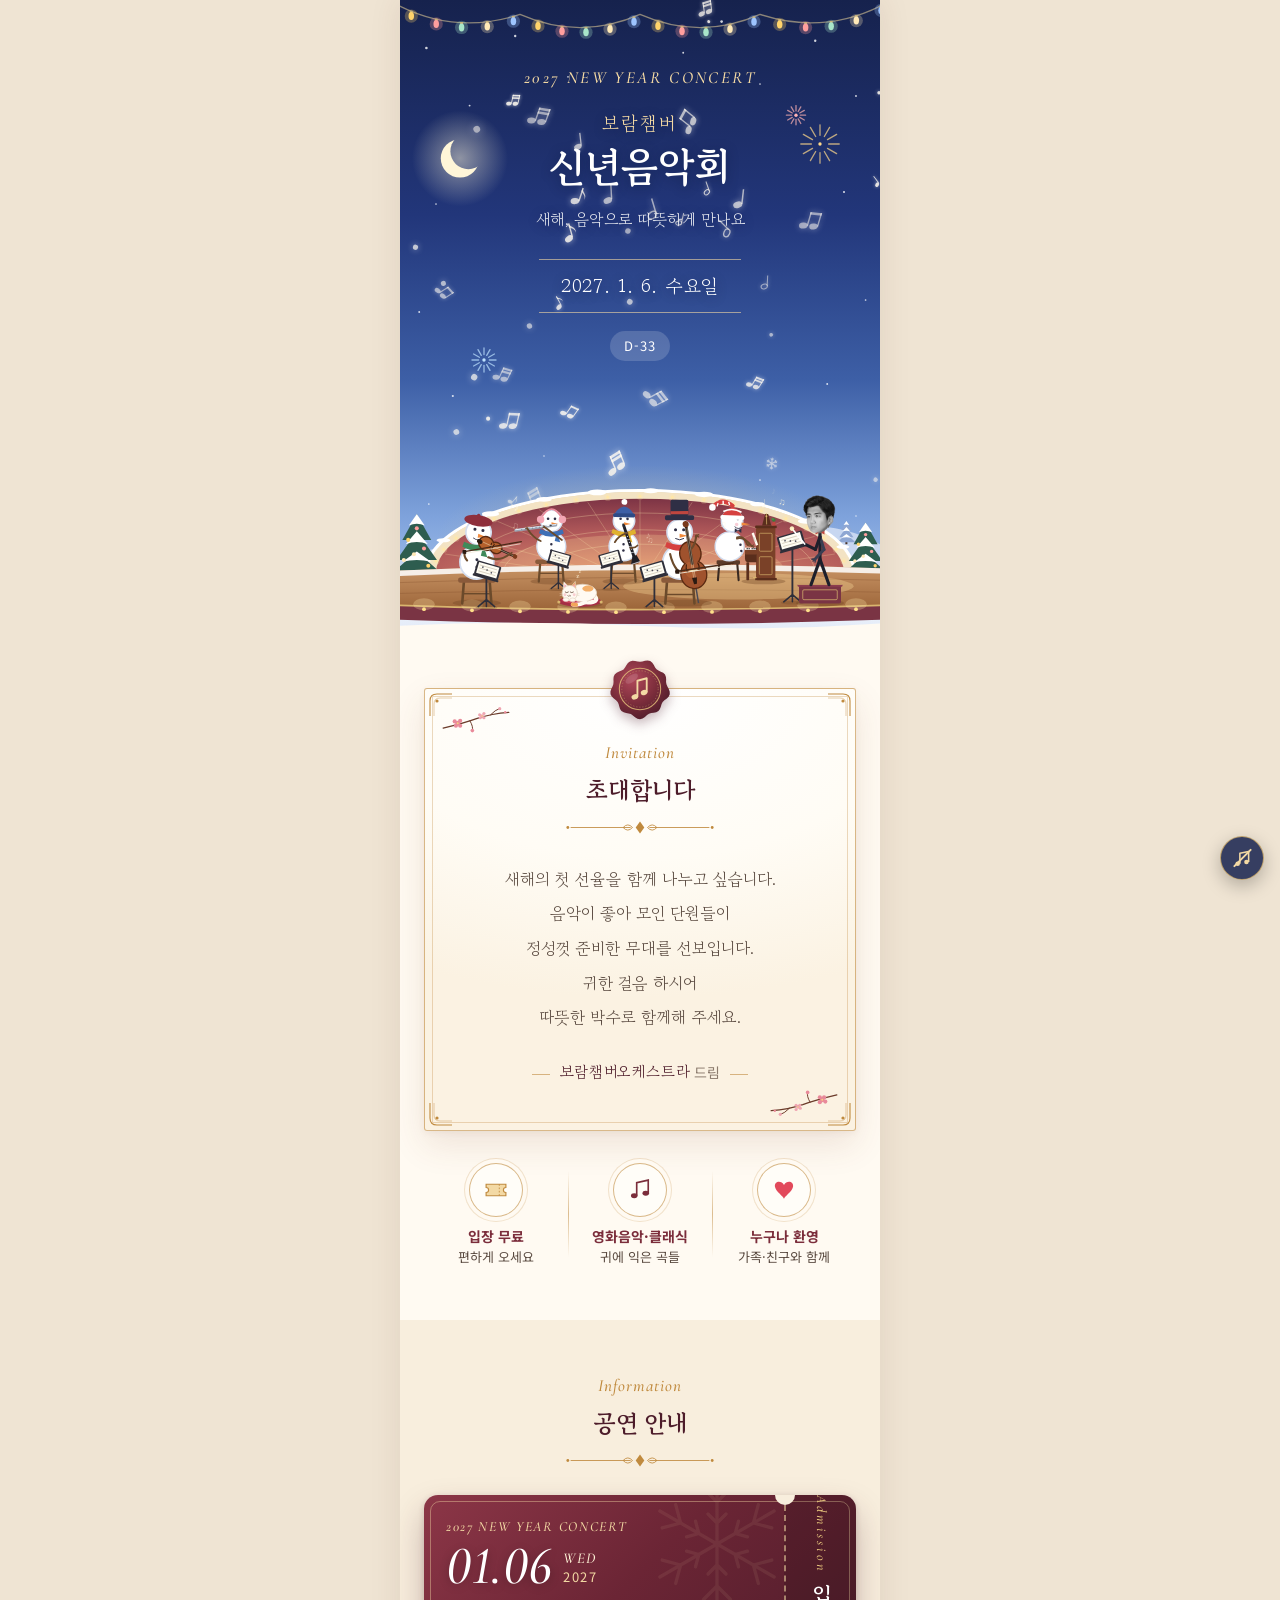
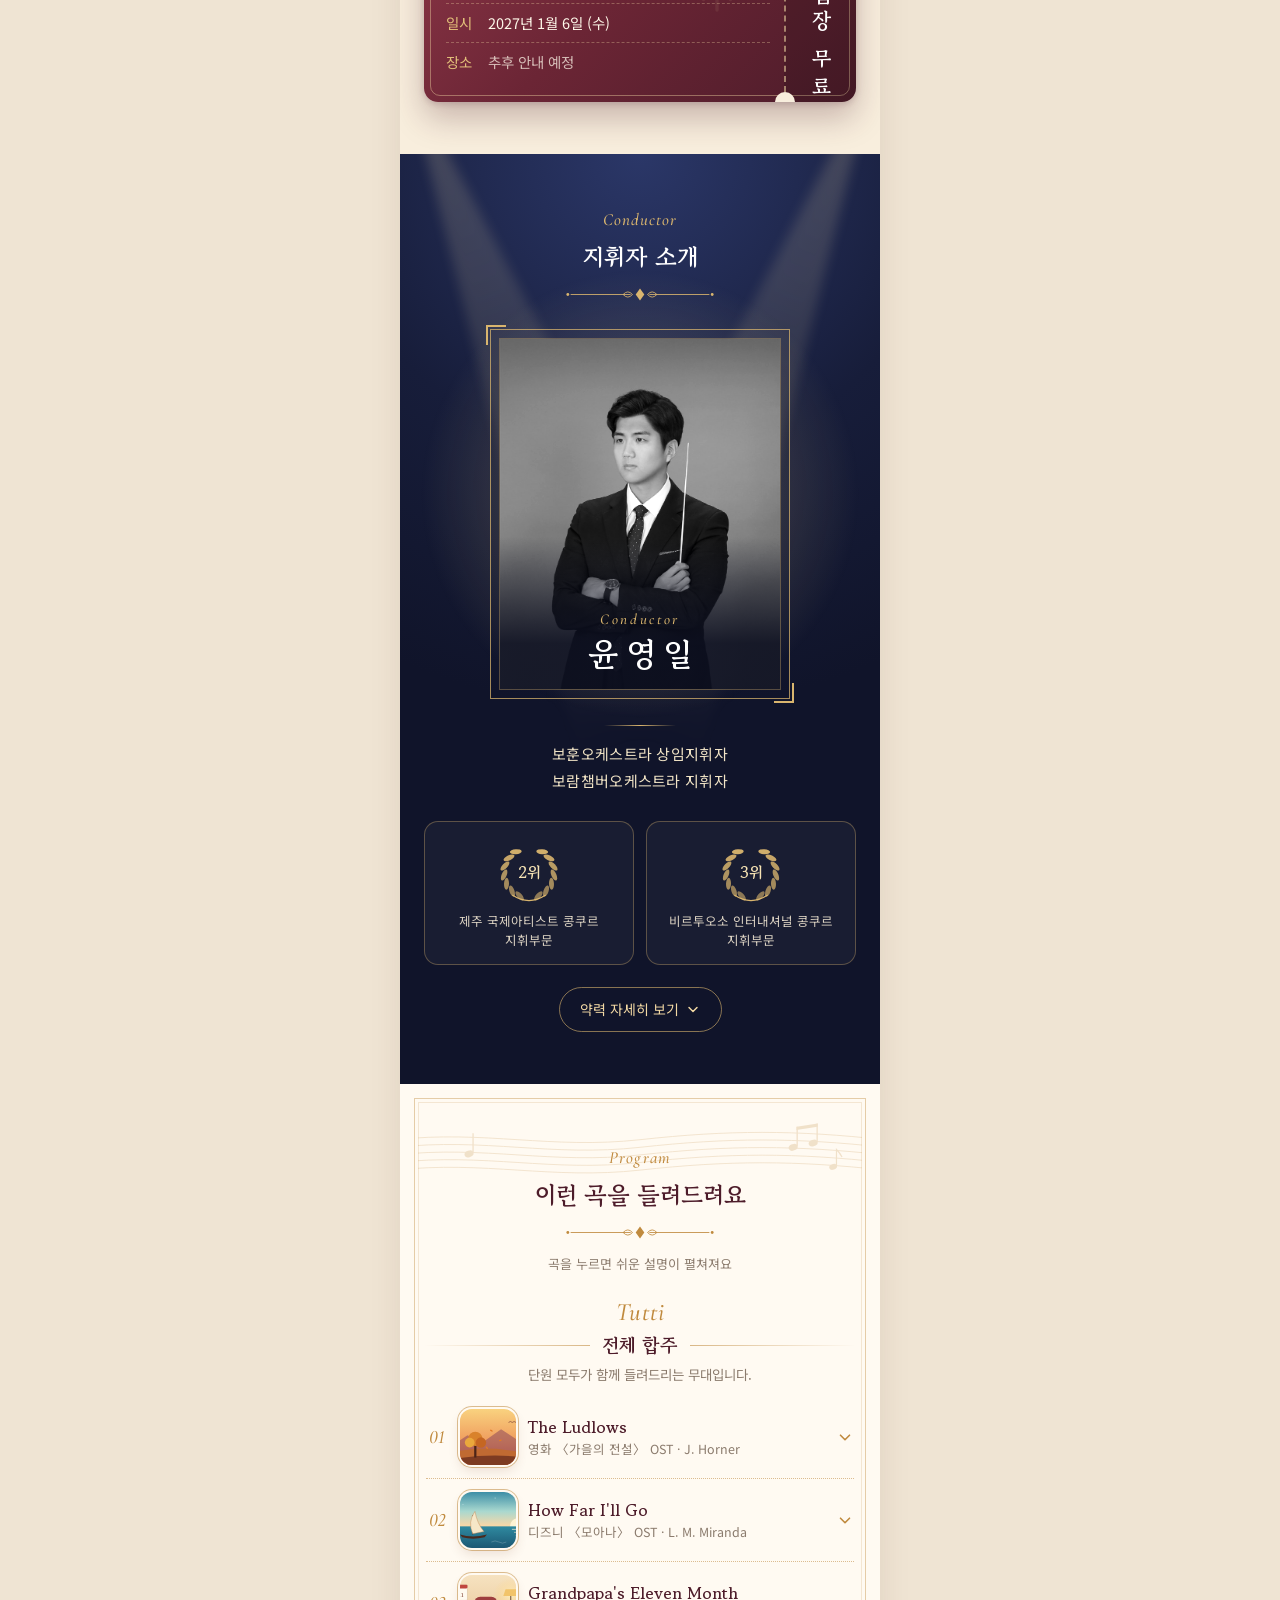
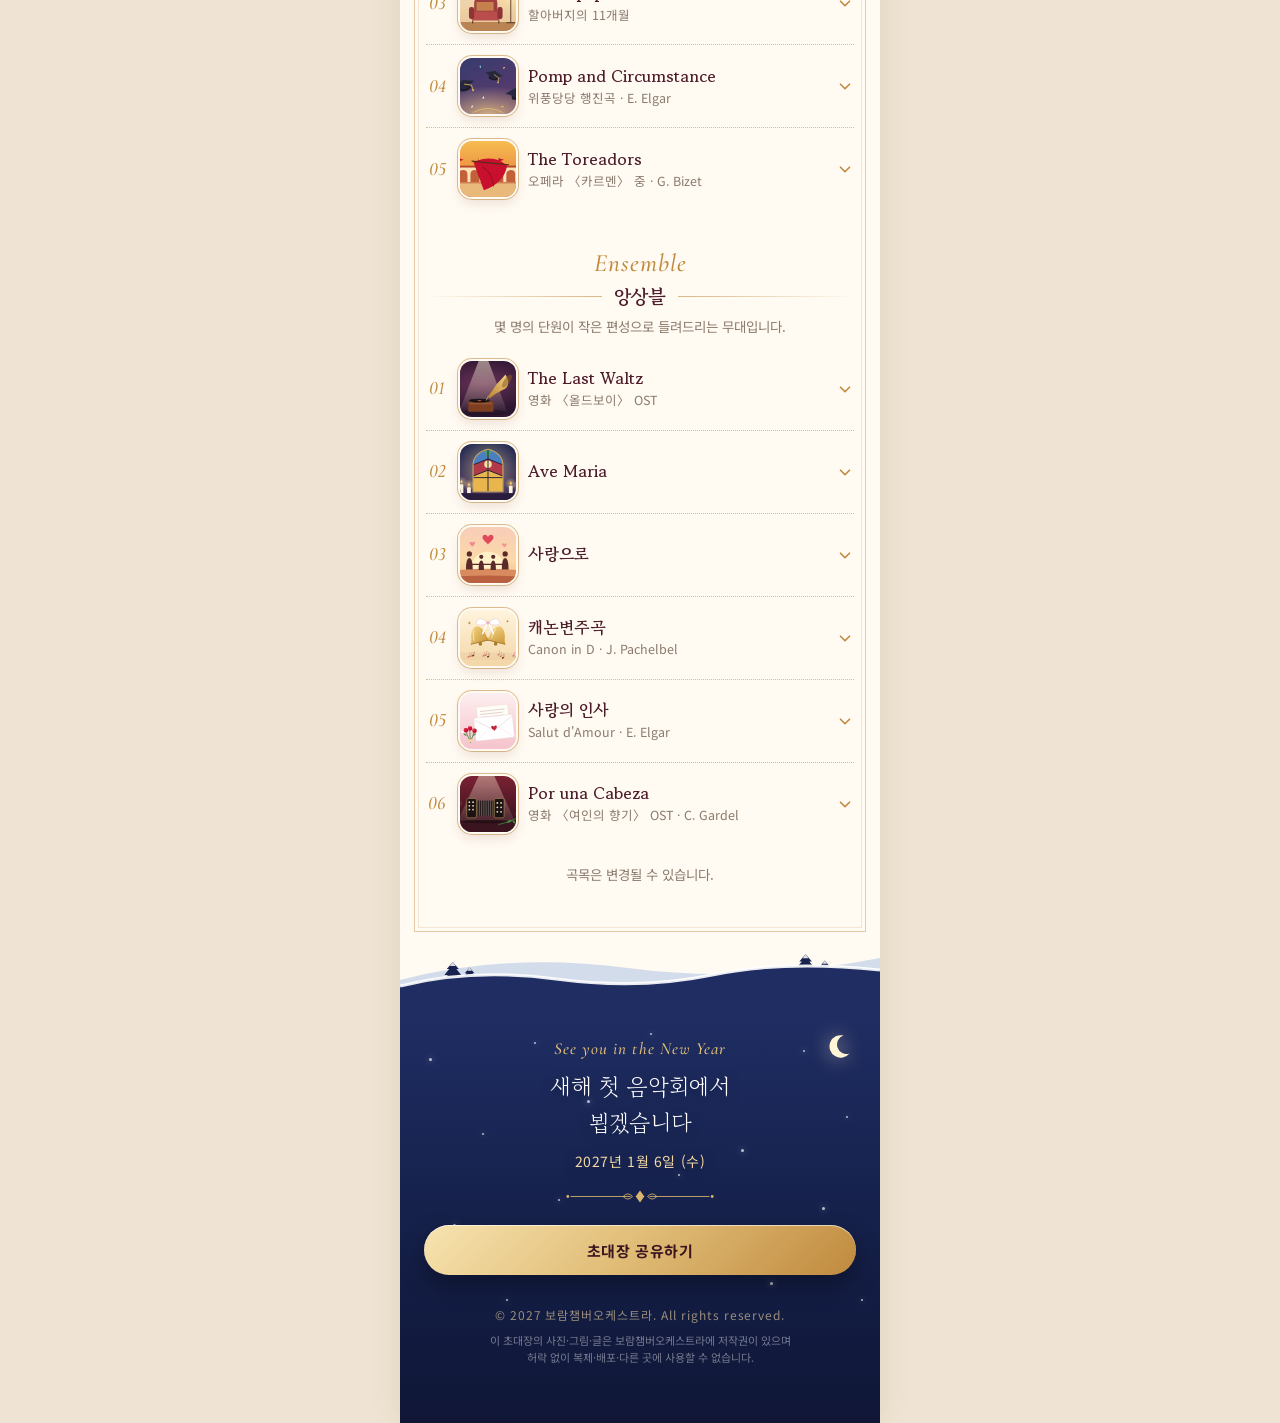
<file: index.html>
<!doctype html>
<html lang="ko">
<head>
<meta charset="utf-8">
<meta name="viewport" content="width=device-width, initial-scale=1, viewport-fit=cover">
<title>보람챔버 신년음악회</title>
<meta name="description" content="2027년 1월 6일(수) · 보람챔버오케스트라 신년음악회에 초대합니다.">
<!-- 카카오톡·문자 미리보기 (내용이 바뀌면 여기도 함께 고칩니다) -->
<meta property="og:type" content="website">
<meta property="og:title" content="보람챔버 신년음악회">
<meta property="og:description" content="2027년 1월 6일(수) · 보람챔버오케스트라가 초대합니다.">
<meta property="og:url" content="https://boramchamber.github.io/2027-new-year/">
<meta property="og:image" content="https://boramchamber.github.io/2027-new-year/og.png?v=9">
<meta property="og:image:width" content="1200">
<meta property="og:image:height" content="630">
<meta name="theme-color" content="#16224d">
<!-- 검색엔진·이미지 검색에 올리지 않음 (초대받은 사람만 링크로 보게) -->
<meta name="robots" content="noindex, nofollow, noimageindex, noarchive">
<meta name="copyright" content="© 2027 보람챔버오케스트라. All rights reserved.">
<script>
  // 다른 사이트가 이 초대장을 자기 페이지 안에 끼워 넣으면 원래 주소로 튕겨 나가게 함
  try { if (window.top !== window.self && window.top.location.hostname !== location.hostname) throw 0; }
  catch (e) { window.top.location = location.href; }
</script>
<link rel="preconnect" href="https://fonts.googleapis.com">
<link rel="preconnect" href="https://fonts.gstatic.com" crossorigin>
<link href="https://fonts.googleapis.com/css2?family=Cormorant+Garamond:ital,wght@1,500&family=Gowun+Batang:wght@400;700&family=Noto+Sans+KR:wght@400;500;700&display=swap" rel="stylesheet">
<script>
  // 휴대폰·카톡 캐시를 건너뛰고 늘 최신 파일을 받도록 주소 끝에 시각을 붙인다
  window.BUST = '?t=' + Date.now();
  document.write('<link rel="stylesheet" href="style.css' + BUST + '">');
</script>
</head>
<body>
<main class="page" id="app"></main>
<div class="toast" id="toast" role="status" aria-live="polite"></div>
<script>
  document.write('<script src="data.js' + BUST + '"><\/script>' +
                 '<script src="art.js' + BUST + '"><\/script>' +
                 '<script src="app.js' + BUST + '"><\/script>');
</script>
</body>
</html>
</file>
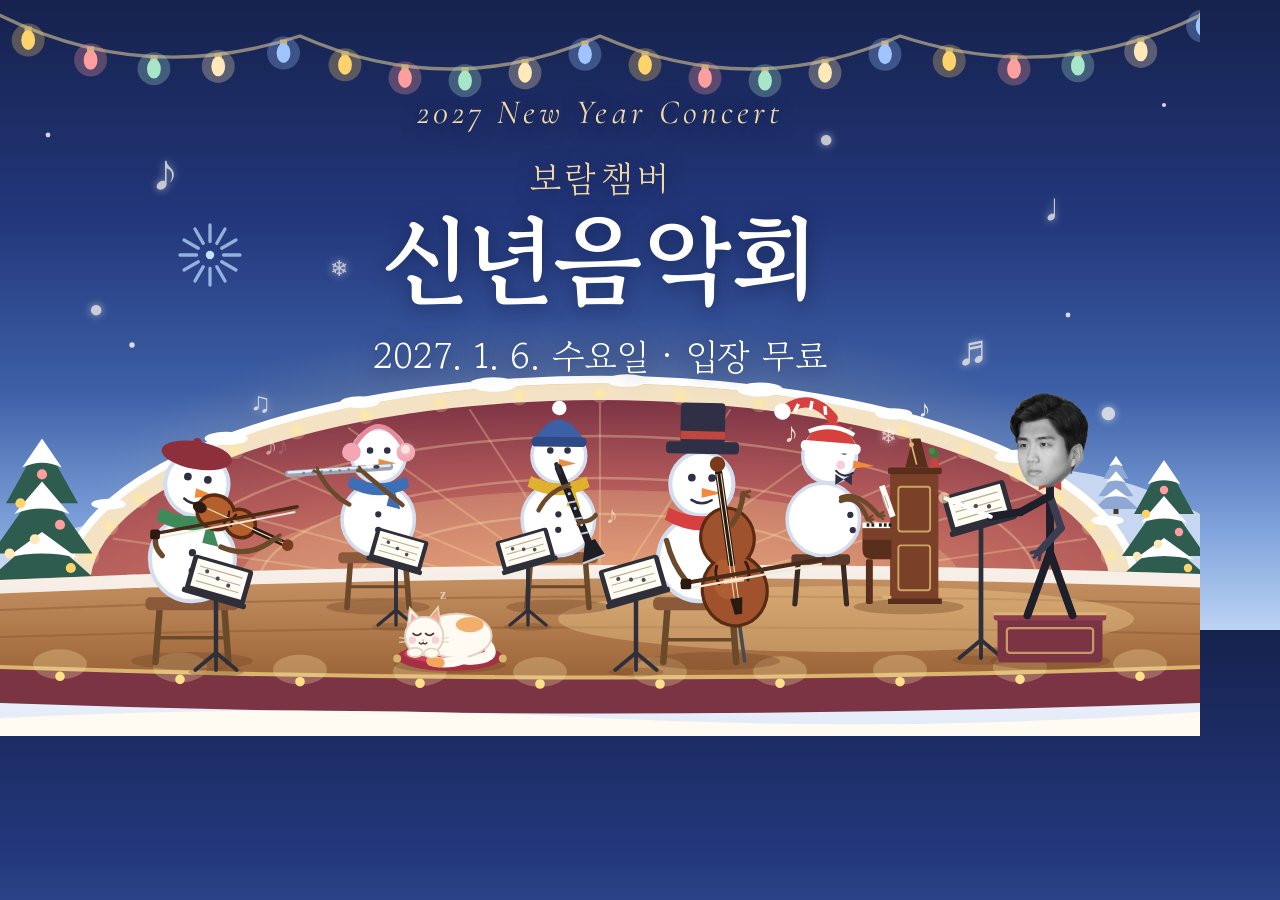
<file: tools/og.html>
<!doctype html><html><head><meta charset="utf-8">
<!-- 카톡 미리보기 그림(og.png 1200×630) 원본. 고친 뒤 CLAUDE.md 4절 명령으로 og.png 를 다시 만든다 -->
<link href="https://fonts.googleapis.com/css2?family=Cormorant+Garamond:ital,wght@1,500&family=Gowun+Batang:wght@400;700&display=swap" rel="stylesheet">
<style>
*{margin:0;padding:0;box-sizing:border-box}
body{width:1200px;height:630px;overflow:hidden;background:linear-gradient(180deg,#16224d 0%,#22367a 34%,#3d5fa6 62%,#7fa3dc 84%,#bcd3f3 100%);color:#fff;font-family:'Gowun Batang',serif;position:relative;text-align:center}
.sky,.garland,.fall{position:absolute;left:0;right:0;top:0}
.sky svg{display:block;width:1200px;height:630px}
.garland svg{display:block;width:1200px;height:auto}
.fall span{position:absolute;color:#fffaf0;opacity:.75;text-shadow:0 0 8px rgba(255,255,255,.8)}
.t{position:absolute;top:92px;left:0;right:0;text-shadow:0 3px 18px rgba(10,20,50,.5)}
.e{font-family:'Cormorant Garamond',serif;font-style:italic;font-size:34px;color:#f3d9a4;letter-spacing:.12em}
.s{font-size:36px;color:#f3d9a4;margin-top:18px;letter-spacing:.1em}
h1{font-size:96px;line-height:1.15;font-weight:700}
.d{font-size:36px;margin-top:16px}
.scene{position:absolute;left:0;right:0;bottom:-106px}
.scene svg{display:block;width:1200px;height:630px}
</style></head><body>
<div class="sky" id="sky"></div>
<div class="scene" id="s"></div>
<div class="fall">
  <span style="left:150px;top:150px;font-size:34px">♪</span><span style="left:250px;top:380px;font-size:28px">♫</span>
  <span style="left:960px;top:330px;font-size:30px">♬</span><span style="left:1040px;top:190px;font-size:26px">♩</span>
  <span style="left:330px;top:250px;font-size:22px">❄</span><span style="left:880px;top:420px;font-size:20px">❄</span>
  <span style="left:1100px;top:400px;font-size:18px">●</span><span style="left:90px;top:300px;font-size:14px">●</span>
  <span style="left:820px;top:130px;font-size:14px">●</span><span style="left:400px;top:440px;font-size:12px">●</span>
</div>
<div class="garland" id="g"></div>
<div class="t"><div class="e">2027 New Year Concert</div><div class="s">보람챔버</div><h1>신년음악회</h1><div class="d">2027. 1. 6. 수요일 · 입장 무료</div></div>
<script>window.ART_BASE = '../';</script>
<script src="../art.js"></script>
<script>
  document.getElementById('sky').innerHTML = ART.sky.replace('xMidYMin slice', 'xMidYMid slice');
  document.getElementById('s').innerHTML = ART.cover;
  document.getElementById('g').innerHTML = ART.garland;
</script>
</body></html>
</file>
<file: style.css>
/* 초대장 디자인 — 열 때마다 새로 받으므로 고치면 바로 반영됩니다 */
:root {
  --wine: #7b2d3b;
  --wine-deep: #4d1c2a;
  --gold: #c08a3e;
  --gold-soft: #f3d9a4;
  --ink: #3a2e28;
  --text: #5a4a40;
  --muted: #8b7b6d;
  --line: #ecdfcb;
  --paper: #fffaf2;
  --cream: #f8eedd;
  --outside: #efe4d3;
}
* { box-sizing: border-box; margin: 0; padding: 0; }
html { -webkit-text-size-adjust: 100%; }
body {
  background: var(--outside);
  color: var(--ink);
  font-family: 'Noto Sans KR', 'Apple SD Gothic Neo', 'Malgun Gothic', sans-serif;
  font-size: 16px;
  line-height: 1.7;
  word-break: keep-all;
}
.page {
  max-width: 480px;
  margin: 0 auto;
  background: var(--paper);
  min-height: 100vh;
  box-shadow: 0 0 30px rgba(90, 50, 30, .10);
  overflow: hidden;
}
.serif { font-family: 'Gowun Batang', 'Noto Serif KR', 'AppleMyungjo', 'Batang', serif; }
.en { font-family: 'Cormorant Garamond', Georgia, serif; font-style: italic; font-weight: 500; }

/* 표지 */
.cover {
  position: relative;
  background: linear-gradient(180deg, #16224d 0%, #22367a 34%, #3d5fa6 60%, #7fa3dc 82%, #bcd3f3 100%);
  overflow: hidden;
  color: #fff;
  text-align: center;
  padding: 64px 24px 0;
}
.cover canvas { position: absolute; inset: 0; width: 100%; height: 100%; pointer-events: none; }
.cover > *:not(canvas) { position: relative; z-index: 1; }
.cover canvas { z-index: 0; }
.cover .sky { position: absolute; inset: 0; pointer-events: none; z-index: 0; }
.cover .sky svg { display: block; width: 100%; height: 100%; }
.cover .garland { position: absolute; left: 0; right: 0; top: 0; pointer-events: none; }
.cover .garland svg { display: block; width: 100%; height: auto; }
.cover h1, .cover .tagline, .cover .when { text-shadow: 0 2px 12px rgba(10,20,50,.45); }
.cover .eyebrow { font-size: 17px; letter-spacing: .14em; color: var(--gold-soft); }
.cover h1 { margin-top: 18px; font-size: 40px; line-height: 1.3; font-weight: 700; }
.cover h1 .small { display: block; font-size: 19px; font-weight: 400; color: var(--gold-soft); letter-spacing: .1em; margin-bottom: 4px; }
.cover .tagline { margin-top: 14px; font-size: 16px; color: rgba(255,255,255,.88); }
.cover .when {
  display: inline-block; margin-top: 26px; padding: 10px 22px;
  border-top: 1px solid rgba(243,217,164,.6); border-bottom: 1px solid rgba(243,217,164,.6);
  font-size: 19px; letter-spacing: .04em;
}
.cover .when .time { display: block; font-size: 15px; color: var(--gold-soft); }
.dday {
  display: inline-block; margin-top: 18px; padding: 4px 14px;
  background: rgba(255,255,255,.16); border-radius: 999px;
  color: #fff; font-size: 13px; letter-spacing: .08em;
}
.cover .scene { display: block; width: calc(100% + 48px); margin: 20px -24px -1px; }
.cover .scene svg { display: block; width: 100%; height: auto; }

/* 본문 섹션 */
section { padding: 52px 24px; }
.sec-label { text-align: center; font-size: 17px; color: var(--gold); letter-spacing: .06em; }
.sec-title { text-align: center; font-size: 24px; font-weight: 700; margin: 2px 0 8px; color: var(--wine-deep); }
.orn { display: block; width: 150px; height: 17px; margin: 0 auto 26px; color: var(--gold); }
.stage .orn { color: #d9b56e; }

/* 금박 제목 — 평소엔 와인색, 금빛이 가끔 한 번씩 스쳐 지나감 (움직임 줄이기 설정이면 와인색 그대로) */
.foil {
  background: linear-gradient(100deg, var(--wine-deep) 0%, var(--wine-deep) 42%, #c08a3e 47%, #f7e3b0 50%, #c08a3e 53%, var(--wine-deep) 58%, var(--wine-deep) 100%);
  background-size: 300% 100%; background-position: 100% 0;
  -webkit-background-clip: text; background-clip: text; color: transparent; -webkit-text-fill-color: transparent;
}
.stage .foil { background-image: linear-gradient(100deg, #fff 0%, #fff 42%, #d9b56e 47%, #fff4d6 50%, #d9b56e 53%, #fff 58%, #fff 100%); }
.reveal.in .foil { animation: foil 7s ease-in-out .6s infinite; }
@keyframes foil { 0% { background-position: 100% 0; } 28%, 100% { background-position: 0 0; } }

/* 장식선은 가운데서 양옆으로 그어짐 */
.reveal .orn .ln { stroke-dasharray: 70; stroke-dashoffset: 70; transition: stroke-dashoffset 1.2s ease .3s; }
.reveal.in .orn .ln { stroke-dashoffset: 0; }

/* 섹션 안 요소가 차례로 나타남 (--i 순서) */
.reveal .st { opacity: 0; transform: translateY(12px); transition: opacity .8s ease, transform .8s ease; transition-delay: calc(var(--i, 0) * 110ms + .2s); }
.reveal.in .st { opacity: 1; transform: none; }
@media (prefers-reduced-motion: reduce) {
  .reveal .st { opacity: 1; transform: none; transition: none; }
  .reveal .orn .ln { stroke-dashoffset: 0; transition: none; }
  .reveal.in .foil { animation: none; }
}

/* 초대 카드 — 상아색 종이, 금색 이중 테두리, 모서리 장식, 위에 와인색 봉랍 */
.greeting { text-align: center; padding-top: 56px; }
.card {
  position: relative; padding: 50px 18px 42px; border-radius: 3px;
  background: radial-gradient(120% 70% at 50% 0%, #ffffff 0%, #fffcf5 55%, #fbf2e2 100%);
  border: 1px solid rgba(192,138,62,.6);
  box-shadow: 0 14px 34px rgba(122,62,40,.12), 0 2px 6px rgba(122,62,40,.06);
}
.card::before { content: ''; position: absolute; inset: 7px; border: 1px solid rgba(192,138,62,.32); pointer-events: none; }
.card .cn { position: absolute; width: 26px; height: 26px; color: var(--gold); }
.card .cn.tl { left: 3px; top: 3px; }
.card .cn.tr { right: 3px; top: 3px; transform: scaleX(-1); }
.card .cn.bl { left: 3px; bottom: 3px; transform: scaleY(-1); }
.card .cn.br { right: 3px; bottom: 3px; transform: scale(-1); }
.card .sprig { position: absolute; left: 14px; top: 16px; width: 74px; height: 28px; }
.card .sprig.r { left: auto; top: auto; right: 14px; bottom: 12px; transform: rotate(180deg); }
.seal {
  position: absolute; left: 50%; top: -31px; width: 62px; height: 62px; margin-left: -31px;
  filter: drop-shadow(0 5px 6px rgba(77,28,42,.32));
}
.reveal .seal { opacity: 0; transform: scale(1.7) rotate(-28deg); transition: transform .7s cubic-bezier(.2,1.5,.4,1) .35s, opacity .3s ease .35s; }
.reveal.in .seal { opacity: 1; transform: none; }
.greeting p { font-size: 16.5px; line-height: 2.1; color: var(--text); }
.greeting p .st { display: block; }
.greeting .sign { margin-top: 20px; font-size: 14px; color: var(--muted); }
.greeting .sign::before, .greeting .sign::after { content: ''; display: inline-block; width: 18px; height: 1px; background: var(--gold); opacity: .6; vertical-align: middle; margin: 0 10px; }
.greeting .sign .serif { font-size: 15.5px; color: var(--wine-deep); letter-spacing: .04em; }

/* 환영 3칸 — 상자 대신 금색 원 아이콘 + 가는 금색 칸막이 */
.welcome { display: grid; grid-template-columns: repeat(3, 1fr); margin-top: 30px; }
.welcome .w { position: relative; padding: 2px 4px; text-align: center; font-size: 13px; line-height: 1.5; color: var(--text); }
.welcome .w + .w::before { content: ''; position: absolute; left: 0; top: 10%; bottom: 10%; width: 1px; background: linear-gradient(transparent, rgba(192,138,62,.55), transparent); }
.welcome .ic {
  display: flex; align-items: center; justify-content: center; width: 54px; height: 54px; margin: 0 auto 9px; border-radius: 50%;
  background: #fffdf8; border: 1px solid rgba(192,138,62,.6); box-shadow: 0 0 0 4px var(--paper), 0 0 0 5px rgba(192,138,62,.22);
}
.welcome .w svg { width: 28px; height: 28px; display: block; }
.welcome .w b { display: block; font-size: 14px; color: var(--wine); }
@media (prefers-reduced-motion: reduce) { .reveal .seal { opacity: 1; transform: none; transition: none; } }

.soft { background: var(--cream); }
/* 공연 안내 — 와인색 공연 티켓 */
.ticket {
  position: relative; display: flex; border-radius: 14px; overflow: hidden; color: #f6ead2;
  background: linear-gradient(135deg, #8c3647 0%, #6b2535 46%, #4d1c2a 100%);
  box-shadow: 0 16px 32px rgba(77,28,42,.28), 0 2px 6px rgba(77,28,42,.18);
}
.ticket::before { content: ''; position: absolute; inset: 6px; border: 1px solid rgba(243,217,164,.42); border-radius: 10px; pointer-events: none; }
.ticket::after {   /* 빛이 한 번씩 스쳐 지나감 */
  content: ''; position: absolute; top: 0; bottom: 0; left: -70%; width: 45%; pointer-events: none;
  background: linear-gradient(100deg, rgba(255,255,255,0), rgba(255,240,210,.22), rgba(255,255,255,0));
  transform: skewX(-18deg);
}
.reveal.in .ticket::after { animation: tk-shine 7s ease-in-out 1.2s infinite; }
@keyframes tk-shine { 0% { left: -70%; } 22%, 100% { left: 140%; } }
.tk-flake { position: absolute; right: 64px; top: -26px; width: 150px; height: 150px; color: #f3d9a4; opacity: .08; pointer-events: none; }
.reveal.in .tk-flake { animation: tk-spin 60s linear infinite; }
@keyframes tk-spin { to { transform: rotate(360deg); } }
.tk-main { position: relative; flex: 1; min-width: 0; padding: 20px 14px 16px 22px; }
.tk-head { font-size: 14px; color: #f3d9a4; letter-spacing: .12em; }
.tk-date { display: flex; align-items: flex-end; gap: 10px; margin: 0 0 10px; font-variant-numeric: lining-nums; font-feature-settings: 'lnum' 1; }
.tk-date b { font-size: 54px; line-height: 1; font-weight: 500; color: #fff; letter-spacing: .01em; text-shadow: 0 2px 10px rgba(0,0,0,.25); }
.tk-date span { padding-bottom: 7px; font-size: 13px; line-height: 1.35; color: #f3d9a4; letter-spacing: .14em; }
.tk-date span i { display: block; font-size: 15px; color: #fff3d8; }
.tk-rows div { display: flex; gap: 12px; padding: 8px 0; border-top: 1px dashed rgba(243,217,164,.32); font-size: 14.5px; line-height: 1.55; }
.tk-rows dt { flex: 0 0 30px; color: #e2bf7a; }
.tk-rows dd { flex: 1; color: #fff8ea; }
.tk-rows dd .sub { display: block; font-size: 13px; color: rgba(255,248,234,.72); }
.tk-rows dd.pending { color: rgba(255,248,234,.72); }
.tk-stub {
  position: relative; flex: 0 0 72px; display: flex; flex-direction: column; align-items: center; justify-content: center; gap: 10px;
  border-left: 2px dashed rgba(243,217,164,.55); background: rgba(0,0,0,.14);
}
.tk-stub .en { writing-mode: vertical-rl; font-size: 14px; color: #e2bf7a; letter-spacing: .22em; }
.tk-stub b { writing-mode: vertical-rl; font-size: 21px; color: #fff; letter-spacing: .26em; font-weight: 700; }
.ticket .notch { position: absolute; right: 61px; width: 20px; height: 20px; border-radius: 50%; background: var(--cream); }
.ticket .notch.t { top: -10px; }
.ticket .notch.b { bottom: -10px; }
@media (prefers-reduced-motion: reduce) { .reveal.in .ticket::after, .reveal.in .tk-flake { animation: none; } }
/* 공연이 끝난 뒤 — 감사 카드 아래 '초대장 다시 보기' */
.card .again {
  display: inline-flex; align-items: center; gap: 6px; margin-top: 18px; padding: 8px 18px;
  border: 1px solid rgba(192,138,62,.7); border-radius: 999px; background: #fffdf8;
  color: var(--wine); font-size: 14px; font-weight: 500; text-decoration: none; -webkit-tap-highlight-color: transparent;
}
.card .again span { color: var(--gold); font-size: 17px; line-height: 1; }
/* 공연이 끝난 뒤 — 티켓 떼는 쪽 위에 금색 '공연 종료' 도장이 쾅 찍힘 */
.ended .tk-stub > * { opacity: .22; }
.ticket .stamp {
  position: absolute; right: 12px; top: 50%; z-index: 2; margin-top: -30px; padding: 8px 12px 7px; text-align: center; line-height: 1.2;
  border: 2px solid #e9c98a; border-radius: 8px; color: #f7e3b0; background: rgba(58,20,30,.9);
  box-shadow: inset 0 0 0 3px rgba(58,20,30,.9), inset 0 0 0 4px rgba(233,201,138,.6), 0 6px 14px rgba(0,0,0,.3);
  transform: rotate(-12deg);
}
.ticket .stamp b { display: block; font-size: 17px; letter-spacing: .16em; padding-left: .16em; white-space: nowrap; }
.ticket .stamp span { display: block; font-size: 12.5px; letter-spacing: .12em; color: #e9c98a; }
.reveal .ticket .stamp { opacity: 0; transform: rotate(-12deg) scale(1.8); transition: transform .5s cubic-bezier(.2,1.5,.4,1) .9s, opacity .2s ease .9s; }
.reveal.in .ticket .stamp { opacity: 1; transform: rotate(-12deg); }
.ticket .stamp.pop { animation: stamp-pop .55s cubic-bezier(.2,1.5,.4,1); }
@keyframes stamp-pop { from { opacity: 0; transform: rotate(-12deg) scale(1.8); } to { opacity: 1; transform: rotate(-12deg); } }
@media (prefers-reduced-motion: reduce) { .reveal .ticket .stamp { opacity: 1; transform: rotate(-12deg); transition: none; } .ticket .stamp.pop { animation: none; } }


/* 배경음악 카드 + 떠 있는 ♪ 버튼 */
/* 배경음악 ♪ 버튼 (오른쪽 아래) */
.music-fab {
  position: fixed; right: 16px; bottom: 20px; z-index: 50; width: 44px; height: 44px; border-radius: 50%;
  display: flex; align-items: center; justify-content: center;
  border: 1px solid rgba(217,181,110,.8); background: rgba(22,34,77,.85); color: #f3d9a4;
  box-shadow: 0 6px 18px rgba(0,0,0,.25); cursor: pointer; -webkit-tap-highlight-color: transparent;
}
.music-fab svg { width: 21px; height: 21px; }
.music-fab .slash { position: absolute; width: 25px; height: 2px; background: #f3d9a4; transform: rotate(-45deg); border-radius: 2px; }
.music-fab.on .slash { display: none; }
.music-fab.on::after {
  content: ''; position: absolute; inset: -5px; border-radius: 50%; border: 1px solid rgba(243,217,164,.6);
  animation: fab-pulse 1.8s ease-out infinite;
}
@keyframes fab-pulse { from { transform: scale(.9); opacity: 1; } to { transform: scale(1.35); opacity: 0; } }
@media (prefers-reduced-motion: reduce) { .music-fab.on::after { animation: none; } }

/* 프로그램 — 공연 책자 한 쪽: 금색 이중 테두리, 제목 뒤 오선지, 금색 번호 */
.booklet { position: relative; padding-top: 60px; padding-bottom: 60px; }
.booklet::before, .booklet::after { content: ''; position: absolute; pointer-events: none; }
.booklet::before { inset: 14px; border: 1px solid rgba(192,138,62,.42); }
.booklet::after { inset: 18px; border: 1px solid rgba(192,138,62,.18); }
.booklet > * { position: relative; }
.booklet .staff { position: absolute; left: 18px; right: 18px; top: 34px; width: calc(100% - 36px); height: 76px; color: var(--gold); opacity: .22; }
.staff .bob { animation: bob 3.2s ease-in-out infinite; }
@keyframes bob { 0%, 100% { transform: translateY(0); } 50% { transform: translateY(-4px); } }

.group { text-align: center; margin: 6px 0 10px; }
.pieces + .group { margin-top: 38px; }
.group .g-en { font-size: 25px; line-height: 1.2; color: var(--gold); letter-spacing: .04em; }
.group h3 { font-size: 19px; color: var(--wine-deep); display: flex; align-items: center; gap: 12px; margin-top: 2px; }
.group h3::before, .group h3::after { content: ''; flex: 1; height: 1px; background: linear-gradient(90deg, transparent, rgba(192,138,62,.6)); }
.group h3::after { background: linear-gradient(90deg, rgba(192,138,62,.6), transparent); }
.group p { font-size: 13.5px; color: var(--muted); margin-top: 2px; }

.program-hint { text-align: center; font-size: 13px; color: var(--muted); margin: -14px 0 22px; }
.pieces { padding: 0 2px; }
.piece { border-bottom: 1px dotted rgba(192,138,62,.55); }
.piece:last-child { border-bottom: 0; }
.piece .row {
  display: grid; grid-template-columns: 22px 56px 1fr 18px; gap: 12px; align-items: center;
  padding: 13px 0; list-style: none; -webkit-tap-highlight-color: transparent;
}
.piece summary { cursor: pointer; }
.piece summary::-webkit-details-marker { display: none; }
.piece .no { font-size: 19px; color: var(--gold); text-align: center; font-variant-numeric: lining-nums; font-feature-settings: 'lnum' 1; }
.piece .thumb {
  width: 56px; height: 56px; border-radius: 12px; overflow: hidden; background: var(--cream);
  box-shadow: 0 0 0 2px var(--paper), 0 0 0 3px rgba(192,138,62,.55), 0 6px 12px rgba(122,62,40,.14);
  transition: transform .35s ease;
}
.piece .thumb svg { display: block; width: 100%; height: 100%; }
.piece[open] .thumb { transform: scale(1.06) rotate(-2deg); }
.piece .txt { min-width: 0; }
.piece .t { display: block; font-size: 16.5px; font-weight: 700; color: var(--wine-deep); line-height: 1.35; }
.piece .m .nw { white-space: nowrap; }
.piece .m { display: block; font-size: 12.5px; color: var(--muted); margin-top: 2px; line-height: 1.5; }
.piece .chev { width: 18px; height: 18px; color: var(--gold); transition: transform .25s ease; }
.piece[open] .chev { transform: rotate(180deg); }
.piece[open] summary .t { color: var(--wine); }
.piece .d {
  margin: 0 0 14px 34px; padding: 12px 14px; border-radius: 0 12px 12px 0; background: var(--cream);
  border-left: 2px solid var(--gold);
  font-size: 14.5px; color: var(--text); line-height: 1.75;
  animation: open-d .35s ease;
}
@keyframes open-d { from { opacity: 0; transform: translateY(-4px); } to { opacity: 1; transform: none; } }
.program-note { margin-top: 18px; text-align: center; font-size: 13.5px; color: var(--muted); }
@media (prefers-reduced-motion: reduce) { .staff .bob { animation: none; } .piece .thumb { transition: none; } }

/* 지휘 */
/* 지휘자 소개 — 공연 책자처럼 어두운 무대 + 금색 */
.stage {
  background: radial-gradient(120% 60% at 50% 0%, #2b3768 0%, #171d3a 55%, #10142a 100%);
  color: #efe9de;
}
.stage { position: relative; overflow: hidden; }
.stage > *:not(.beams):not(.dust) { position: relative; z-index: 1; }
/* 무대 조명 — 위쪽 양옆에서 사진 쪽으로 비추는 빛줄기 (가장자리는 흐리게) */
.beams { position: absolute; inset: 0; filter: blur(6px); pointer-events: none; }
.beams i {
  position: absolute; top: -20px; width: 200px; height: 760px; margin-left: -100px; transform-origin: 50% 0; pointer-events: none;
  background: linear-gradient(180deg, rgba(255,232,176,.17) 0%, rgba(255,232,176,.06) 55%, rgba(255,232,176,0) 85%);
  clip-path: polygon(46% 0, 54% 0, 100% 100%, 0 100%);
}
.beams i:first-child { left: 6%; transform: rotate(-21deg); }
.beams i:last-child { left: 94%; transform: rotate(21deg); }
.reveal.in .beams i:first-child { animation: beam-l 10s ease-in-out infinite alternate; }
.reveal.in .beams i:last-child { animation: beam-r 12s ease-in-out -4s infinite alternate; }
@keyframes beam-l { from { transform: rotate(-27deg); } to { transform: rotate(-15deg); } }
@keyframes beam-r { from { transform: rotate(15deg); } to { transform: rotate(27deg); } }
/* 금빛 먼지 — 아래에서 천천히 떠오르며 반짝 */
.dust i {
  position: absolute; left: var(--x); top: var(--y); width: var(--w); height: var(--w); border-radius: 50%;
  background: #f3d9a4; box-shadow: 0 0 6px 1px rgba(243,217,164,.7); opacity: 0; pointer-events: none;
}
.reveal.in .dust i { animation: dust var(--d) linear infinite; }
@keyframes dust { 0% { opacity: 0; transform: translateY(40px); } 20% { opacity: .8; } 60% { opacity: .35; } 80% { opacity: .75; } 100% { opacity: 0; transform: translateY(-120px); } }
@media (prefers-reduced-motion: reduce) { .reveal.in .beams i, .reveal.in .dust i { animation: none; } }
.stage .sec-label { color: #d9b56e; }
.stage .sec-title { color: #fff; }
.conductor { text-align: center; }

.portrait { position: relative; width: min(300px, 84%); margin: 6px auto 0; }
.portrait::before {
  content: ''; position: absolute; inset: -60px -70px -20px; pointer-events: none;
  background: radial-gradient(closest-side, rgba(255,226,160,.30), rgba(255,226,160,0));
}
.portrait .frame { position: relative; padding: 9px; border: 1px solid rgba(217,181,110,.75); }
.portrait .frame::before, .portrait .frame::after {
  content: ''; position: absolute; width: 18px; height: 18px; border: 2px solid #d9b56e;
}
.portrait .frame::before { left: -5px; top: -5px; border-right: 0; border-bottom: 0; }
.portrait .frame::after { right: -5px; bottom: -5px; border-left: 0; border-top: 0; }
.portrait img {
  display: block; width: 100%; aspect-ratio: 4 / 5; object-fit: cover; object-position: 50% 16%;
  box-shadow: 0 0 0 1px rgba(217,181,110,.35); filter: contrast(1.06);
}
.portrait figcaption {
  position: absolute; left: 10px; right: 10px; bottom: 10px; z-index: 2;
  padding: 70px 0 16px; text-align: center;
  background: linear-gradient(180deg, rgba(12,15,32,0) 0%, rgba(12,15,32,.88) 70%);
}
.portrait figcaption .en { display: block; font-size: 15px; color: #d9b56e; letter-spacing: .18em; }
.portrait figcaption b { display: block; font-size: 32px; color: #fff; letter-spacing: .28em; padding-left: .28em; line-height: 1.25; }

.nameplate .baton { width: 64px; height: 64px; margin: 0 auto 10px; display: block; }
.nameplate .role { font-size: 15px; color: #d9b56e; letter-spacing: .18em; }
.nameplate .name { font-size: 30px; font-weight: 700; color: #fff; letter-spacing: .24em; padding-left: .24em; }

.conductor .now { margin-top: 26px; }
.conductor .now::before {
  content: ''; display: block; width: 72px; height: 1px; margin: 0 auto 14px;
  background: linear-gradient(90deg, transparent, #d9b56e, transparent);
}
.conductor .now p { font-size: 15px; color: #f1e4c6; line-height: 1.85; letter-spacing: .02em; }

.awards { display: grid; grid-template-columns: repeat(2, 1fr); gap: 12px; margin-top: 26px; }
.award {
  padding: 12px 10px 14px; border-radius: 14px;
  border: 1px solid rgba(217,181,110,.35); background: rgba(255,255,255,.04);
}
.award .laurel { width: 74px; height: 74px; display: block; margin: 0 auto 4px; }
.award .nm { font-size: 12.5px; color: #ddd4c4; line-height: 1.5; }

.bio { margin-top: 22px; }
.bio summary {
  display: inline-flex; align-items: center; gap: 6px; list-style: none; cursor: pointer;
  padding: 10px 20px; border: 1px solid rgba(217,181,110,.6); border-radius: 999px;
  color: #f3d9a4; font-size: 14px; -webkit-tap-highlight-color: transparent;
}
.bio summary::-webkit-details-marker { display: none; }
.bio summary svg { width: 16px; height: 16px; transition: transform .25s ease; }
.bio[open] summary svg { transform: rotate(180deg); }
.bio .close-t, .bio[open] .open-t { display: none; }
.bio[open] .close-t { display: inline; }
.conductor .profile {
  margin-top: 16px; padding: 4px 18px; text-align: left; border-radius: 16px;
  border: 1px solid rgba(217,181,110,.22); background: rgba(255,255,255,.04);
  animation: open-d .3s ease;
}
.conductor .pg { padding: 14px 0; border-bottom: 1px solid rgba(217,181,110,.18); }
.conductor .pg:last-child { border-bottom: 0; }
.conductor .pg h4 { font-size: 14px; color: #d9b56e; font-weight: 700; margin-bottom: 4px; letter-spacing: .06em; }
.conductor .pg ul { list-style: none; }
.conductor .pg li { position: relative; padding-left: 12px; font-size: 14px; color: #e6dfd3; line-height: 1.75; }
.conductor .pg li::before { content: ''; position: absolute; left: 0; top: .78em; width: 4px; height: 4px; transform: rotate(45deg); background: #d9b56e; }
.stage .performers .role { color: #bfb4a2; }
.stage .performers .name { color: #fff; }

.performers { display: grid; gap: 12px; margin-top: 24px; }
.performers .p { display: flex; justify-content: center; gap: 12px; font-size: 16px; }
.performers .role { color: var(--muted); }
.performers .name { font-weight: 600; color: var(--wine-deep); }

.btns { display: grid; grid-template-columns: 1fr 1fr; gap: 10px; margin-top: 20px; }
.btn {
  display: flex; align-items: center; justify-content: center; gap: 6px;
  min-height: 50px; padding: 10px 14px;
  border: 1px solid var(--wine); border-radius: 999px;
  background: #fff; color: var(--wine);
  font: inherit; font-size: 15px; font-weight: 500; text-decoration: none; cursor: pointer;
}
.btn.primary { background: var(--wine); color: #fff; box-shadow: 0 6px 16px rgba(123,45,59,.25); }
.btn.full { grid-column: 1 / -1; }
.addr { text-align: center; }
.addr .name { font-size: 18px; font-weight: 600; color: var(--wine-deep); }
.addr .line { color: var(--text); margin-top: 4px; }
.addr .parking { margin-top: 12px; font-size: 14px; color: var(--muted); }

/* 맺음 — 표지와 짝을 이루는 눈 내리는 밤하늘 */
footer { background: var(--paper); text-align: center; }
footer .hills { display: block; width: 100%; height: 64px; margin-bottom: -1px; }
.night {
  position: relative; overflow: hidden; padding: 26px 24px 56px; color: #fff;
  background: linear-gradient(180deg, #1f2d63 0%, #16224d 45%, #0f1636 100%);
}
.night canvas { position: absolute; inset: 0; width: 100%; height: 100%; pointer-events: none; }
.night .ft { position: relative; z-index: 1; }
.stars i {
  position: absolute; width: var(--s); height: var(--s); border-radius: 50%; background: #fff;
  box-shadow: 0 0 6px rgba(255,255,255,.8); opacity: .7;
}
.reveal.in .stars i { animation: twinkle var(--d) ease-in-out infinite; }
@keyframes twinkle { 0%, 100% { opacity: .25; transform: scale(.7); } 50% { opacity: .95; transform: scale(1.15); } }
.night .moon { position: absolute; right: 26px; top: 22px; width: 30px; height: 30px; filter: drop-shadow(0 0 10px rgba(255,236,190,.65)); }
.night .sec-label { color: #e2bf7a; }
footer .closing { font-size: 23px; color: #fff; line-height: 1.55; margin-top: 6px; text-shadow: 0 2px 14px rgba(0,0,0,.35); }
footer .closing small { display: block; font-size: 14px; color: #f3d9a4; font-family: 'Noto Sans KR', sans-serif; margin-top: 10px; letter-spacing: .04em; }
footer .orn { color: #d9b56e; margin: 16px auto 4px; }
footer .contact { font-size: 14px; color: rgba(255,255,255,.75); margin-top: 14px; }
.night .btn { background: transparent; border-color: rgba(243,217,164,.7); color: #f3d9a4; }
.night .btn.primary {
  position: relative; overflow: hidden; border: 0; color: #3a1520; font-weight: 700; letter-spacing: .04em;
  background: linear-gradient(135deg, #f7e3b0 0%, #e2bf7a 45%, #c08a3e 100%);
  box-shadow: 0 10px 24px rgba(0,0,0,.35), inset 0 1px 0 rgba(255,255,255,.6);
}
.night .btn.primary::after {
  content: ''; position: absolute; top: 0; bottom: 0; left: -60%; width: 40%;
  background: linear-gradient(100deg, rgba(255,255,255,0), rgba(255,255,255,.55), rgba(255,255,255,0)); transform: skewX(-18deg);
}
.reveal.in .night .btn.primary::after { animation: tk-shine 5s ease-in-out 1.5s infinite; }
footer .copy { margin-top: 30px; font-size: 12px; color: rgba(243,217,164,.6); letter-spacing: .08em; }
footer .rights { margin-top: 6px; font-size: 11px; color: rgba(255,255,255,.42); line-height: 1.6; }
@media (prefers-reduced-motion: reduce) { .reveal.in .stars i, .reveal.in .night .btn.primary::after { animation: none; } }

/* 사진·그림 보호: 길게 눌러 저장·선택·끌기 막기 (사진 위에 투명 막을 씌움) */
.protect, .cover .scene, .piece .thumb, .nameplate .baton { -webkit-touch-callout: none; -webkit-user-select: none; user-select: none; }
.protect { position: relative; }
.protect img { pointer-events: none; -webkit-user-drag: none; }
.protect::after { content: ''; position: absolute; inset: 0; border-radius: inherit; z-index: 1; }

.toast {
  position: fixed; left: 50%; bottom: 32px; transform: translate(-50%, 20px);
  background: rgba(77,28,42,.94); color: #fff; padding: 10px 18px; border-radius: 999px;
  font-size: 14px; opacity: 0; transition: .25s; pointer-events: none;
}
.toast.show { opacity: 1; transform: translate(-50%, 0); }

.reveal { opacity: 0; transform: translateY(16px); transition: opacity .7s ease, transform .7s ease; }
.reveal.in { opacity: 1; transform: none; }
@media (prefers-reduced-motion: reduce) { .reveal { opacity: 1; transform: none; transition: none; } }
[hidden] { display: none !important; }

/* 작은 폰 (갤럭시 폴드 접힘·아이폰 SE 등 360px 이하) */
@media (max-width: 360px) {
  section { padding: 44px 16px; }
  .night { padding: 22px 16px 48px; }
  footer .closing { font-size: 21px; }
  .cover { padding: 52px 16px 0; }
  .cover .scene { width: calc(100% + 32px); margin: 18px -16px -1px; }
  .cover h1 { font-size: 34px; }
  .card { padding: 48px 12px 44px; }
  .greeting p { font-size: 15.5px; }
  .card .sprig { width: 60px; left: 12px; }
  .card .sprig.r { right: 12px; }
  .welcome .w { font-size: 12px; }
  .welcome .ic { width: 48px; height: 48px; }
  .tk-main { padding: 18px 10px 14px 18px; }
  .tk-date b { font-size: 46px; }
  .tk-stub { flex-basis: 62px; }
  .ticket .notch { right: 51px; }
  .ticket .stamp { right: 6px; padding: 7px 9px 6px; }
  .ticket .stamp b { font-size: 15px; }
  .tk-rows div { font-size: 14px; gap: 8px; }
  .booklet { padding-left: 24px; padding-right: 24px; }
  .booklet::before { inset: 8px; }
  .booklet::after { inset: 12px; }
  .booklet .staff { left: 12px; width: calc(100% - 24px); }
  .piece .row { grid-template-columns: 18px 50px 1fr 16px; gap: 9px; }
  .piece .thumb { width: 50px; height: 50px; border-radius: 11px; }
  .piece .no { font-size: 17px; }
  .piece .d { margin-left: 0; }
  .piece .t { font-size: 15.5px; }
  .piece .d { font-size: 14px; }
}
</file>
